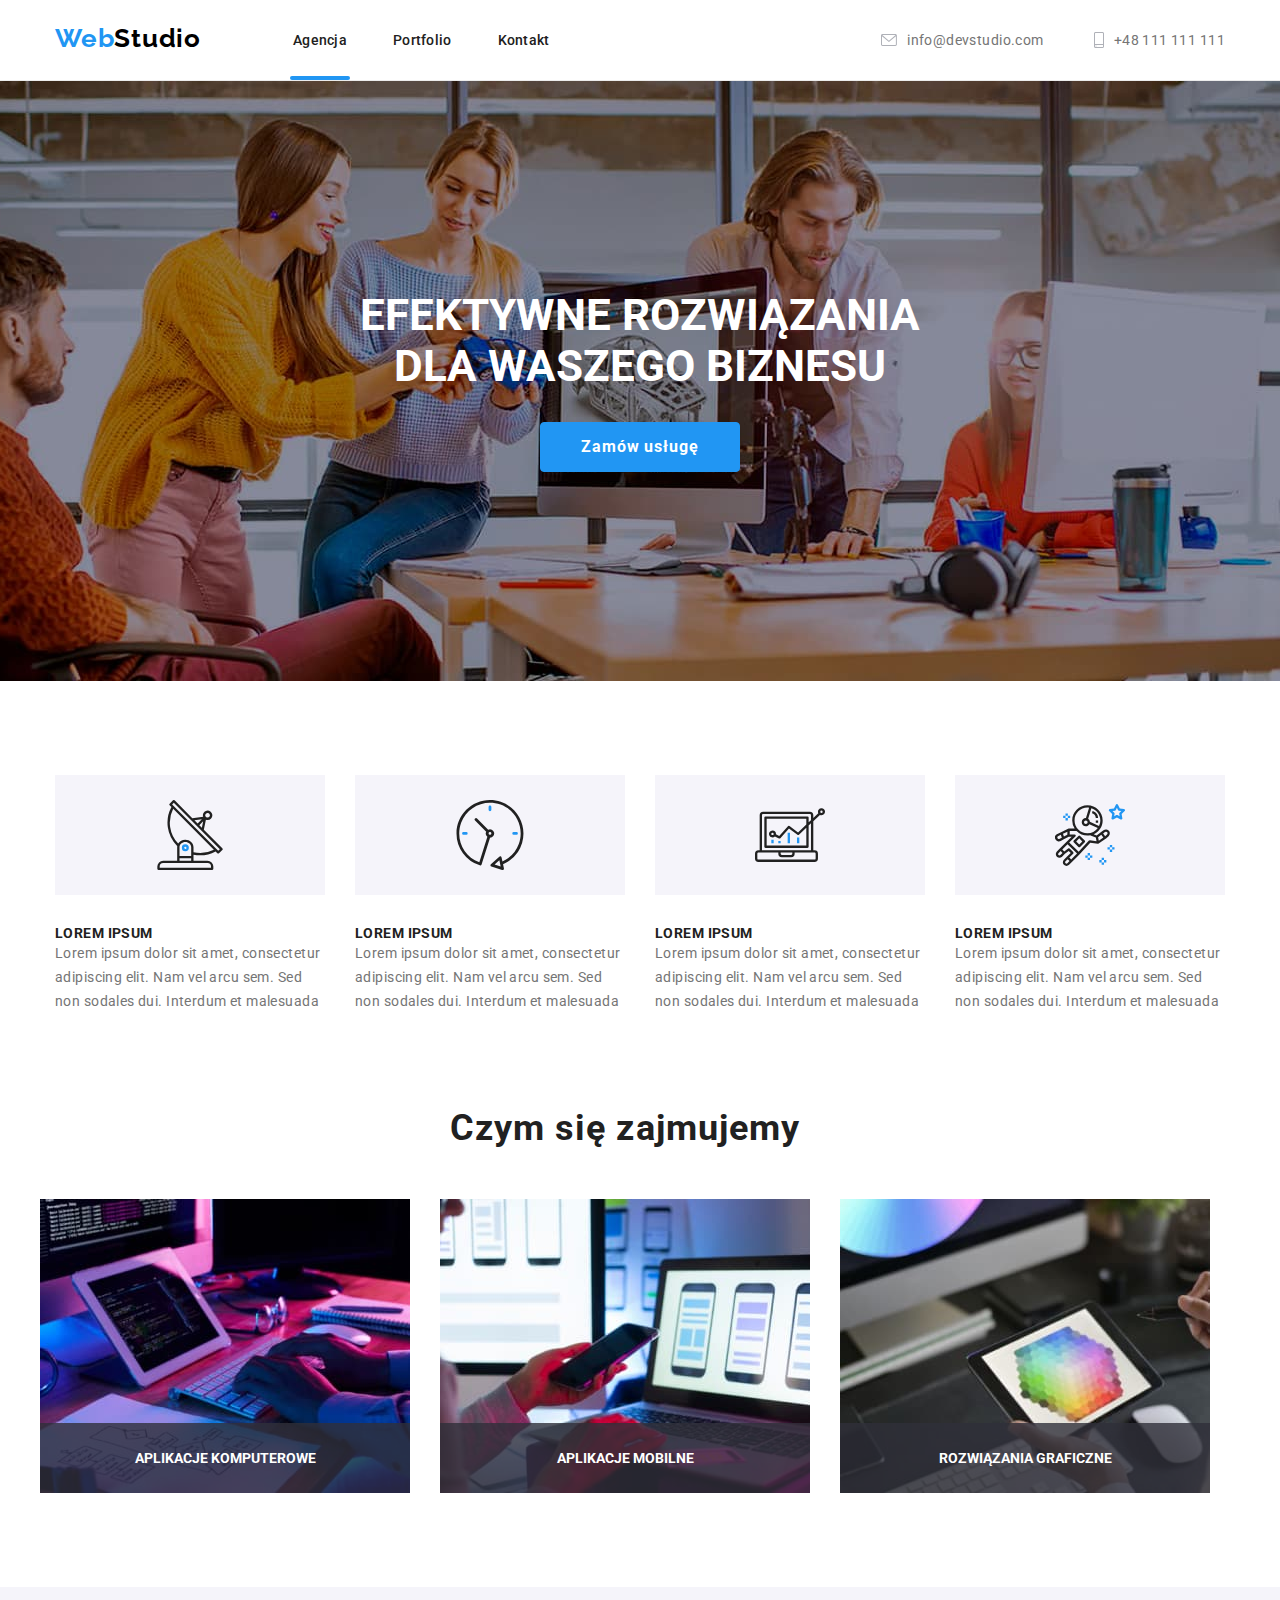
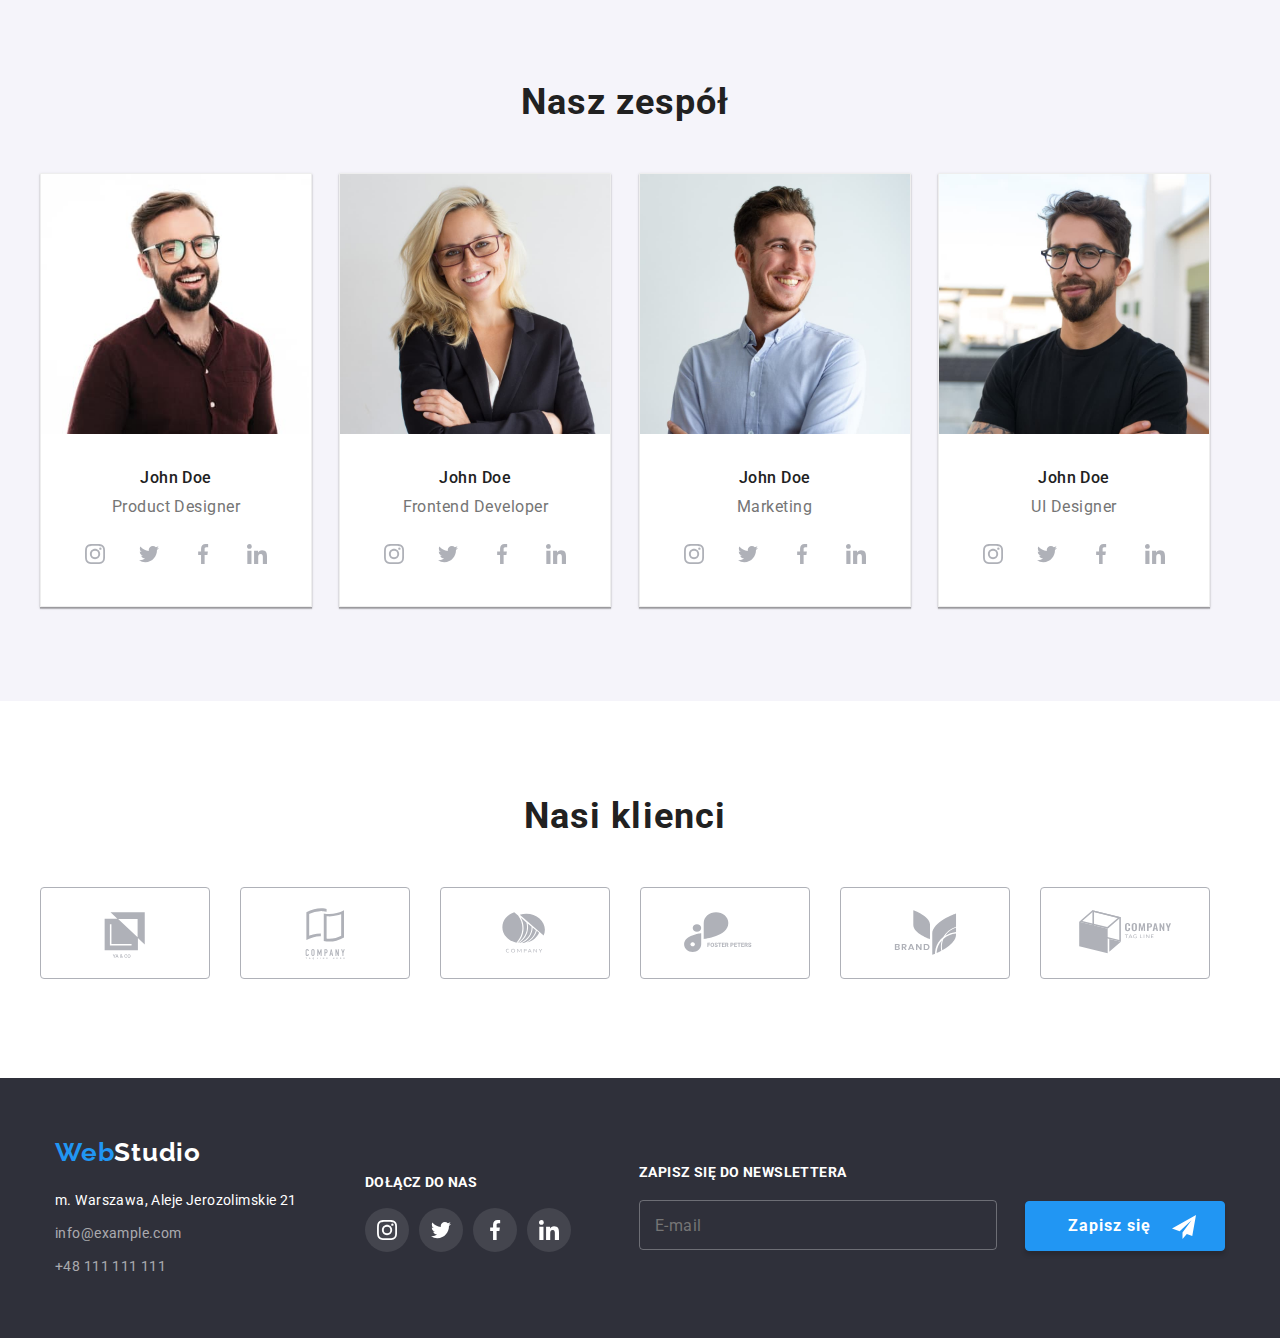
<file: index.html>
<!DOCTYPE html>
<html lang="pl">

<head>
    <meta charset="UTF-8">
    <meta http-equiv="X-UA-Compatible" content="IE=edge">
    <meta name="viewport" content="width=device-width, initial-scale=1.0">
    <link rel="preconnect" href="https://fonts.googleapis.com">
    <link rel="preconnect" href="https://fonts.gstatic.com" crossorigin>
    <link
        href="https://fonts.googleapis.com/css2?family=Raleway:wght@700&family=Roboto:wght@400;500;700;900&display=swap"
        rel="stylesheet">
    <link rel="stylesheet" href="./css/styles.css">
    <title>WebStudio</title>
</head>

<body>
    <header>
        <div class="header-border ">
            <div class="container header-nav">
                <nav class="nav-wrap">
                    <a class="logo-up no-underline" href="./index.html">
                        <span class="logo-front">Web</span>Studio
                    </a>
                    <ul class="menu-wrap">
                        <li><a class="menu-space nav-color active-color-page no-underline"
                                href="./index.html">Agencja</a>
                            <div class="effect"></div>
                        </li>
                        <li><a class="menu-space nav-color active-color no-underline"
                                href="./portfolio.html">Portfolio</a></li>
                        <li><a class="nav-color active-color no-underline" href="#">Kontakt</a></li>
                    </ul>
                </nav>
                <ul class="menu-wrap">
                    <li class="flex-icon">
                        <svg width="16" height="12">
                            <use href="./images/icons.svg#icon-envelope"></use>
                        </svg>
                        <a class="mail-space active-color no-underline header-mail-tel"
                            href="mailto:info@example.com">info@devstudio.com</a>
                    </li>
                    <li class="flex-icon">
                        <svg width="10" height="16">
                            <use href="./images/icons.svg#icon-smartphone"></use>
                        </svg>
                        <a class="active-color no-underline header-mail-tel" href="tel:+48111111111">+48 111 111 111</a>
                    </li>
                </ul>
            </div>
        </div>
        <div class="header-title">
            <div class="container">
                <h1 class="style-title">efektywne rozwiązania
                    <span>dla waszego biznesu</span>
                </h1>
                <div class="btn-flex" data-modal-open><button class="btn-style" type="button">Zamów usługę</button>
                </div>
            </div>
        </div>
    </header>
    <main>
        <section class="section-light">
            <ul class=" section-flex container extra-paddig-top">
                <li class="section-space">
                    <div class="bg-icon">
                        <svg width="70" height="70">
                            <use href="./images/icons.svg#icon-antenna-1"></use>
                        </svg>
                    </div>
                    <h2 class="header-second">LOREM IPSUM</h2>
                    <p class="section-p">Lorem ipsum dolor sit amet, consectetur adipiscing elit. Nam vel arcu sem.
                        Sed
                        non sodales dui.
                        Interdum et malesuada</p>

                </li>
                <li class="section-space">
                    <div class="bg-icon">
                        <svg width="70" height="70">
                            <use href="./images/icons.svg#icon-clock-1"></use>
                        </svg>
                    </div>
                    <h2 class="header-second">LOREM IPSUM</h2>
                    <p class="section-p">Lorem ipsum dolor sit amet, consectetur adipiscing elit. Nam vel arcu sem.
                        Sed
                        non sodales dui.
                        Interdum et malesuada</p>
                </li>
                <li class="section-space">
                    <div class="bg-icon">
                        <svg width="70" height="70">
                            <use href="./images/icons.svg#icon-diagram-1"></use>
                        </svg>
                    </div>
                    <h2 class="header-second">LOREM IPSUM</h2>
                    <p class="section-p">Lorem ipsum dolor sit amet, consectetur adipiscing elit. Nam vel arcu sem.
                        Sed
                        non sodales dui.
                        Interdum et malesuada</p>
                </li>
                <li>
                    <div class="bg-icon">
                        <svg width="70" height="70">
                            <use href="./images/icons.svg#icon-astronaut-1"></use>
                        </svg>
                    </div>
                    <h2 class="header-second">LOREM IPSUM</h2>
                    <p class="section-p">Lorem ipsum dolor sit amet, consectetur adipiscing elit. Nam vel arcu sem.
                        Sed non sodales dui.
                        Interdum et malesuada</p>
                </li>
            </ul>
        </section>
        <section class="section-light">
            <div class="section">
                <div class="container">
                    <h2 class="header-second-big">Czym się zajmujemy</h2>
                    <ul class="section-flex">
                        <li>
                            <div class="div-rel">
                                <img src="./images/box1_v1.jpg"
                                    alt="Osoba stukająca w klawiaturę. Przed nią znajduje się tablet.7\" width="370"
                                    height="294">
                                <div class="div-absolut">
                                    <p class="p-absolut">aplikacje komputerowe</p>
                                </div>
                            </div>
                        </li>
                        <li>
                            <div class="div-rel">
                                <img src="./images/box2_v1.jpg"
                                    alt="Pani trzymająca telefon w lewej ręce, a prawą dłonią dotycha touchpada laptopa zlokalizowanego przed nią"
                                    width="370" height="294">
                                <div class="div-absolut">
                                    <p class="p-absolut">aplikacje mobilne</p>
                                </div>
                            </div>

                        </li>
                        <li>
                            <div class="div-rel">

                                <img src="./images/box3_v1.jpg"
                                    alt="Dłonie człowieka trzymającego tablet, na którym wyświetla się pleta kolorów"
                                    width="370" height="294">
                                <div class="div-absolut">
                                    <p class="p-absolut">rozwiązania graficzne</p>
                                </div>
                            </div>
                        </li>
                    </ul>
                </div>
            </div>
        </section>
        <section class=" section-dark">
            <div class="section">
                <div class="container">
                    <h2 class="header-second-big">Nasz zespół</h2>
                    <ul class="section-flex">
                        <li class="section-figure">
                            <figure>
                                <img src="./images/person1_v1.jpg"
                                    alt="Uśmiechnięty brunet w okularach i brązowej koszuli" width="270" height="260">
                                <figcaption>
                                    <p class="main-description">John Doe</p>
                                    <p class="second-description">Product Designer</p>
                                </figcaption>
                            </figure>
                            <ul class="list-icon">
                                <li class="ellipse-section">
                                    <svg class="icon-position" width="20" height="20">
                                        <use href="./images/icons.svg#icon-instagram-2"></use>
                                    </svg>
                                </li>
                                <li class="ellipse-section">
                                    <svg class="icon-position" width="20" height="20">
                                        <use href="./images/icons.svg#icon-twitter-1"></use>
                                    </svg>
                                </li>
                                <li class="ellipse-section">
                                    <svg class="icon-position" width="20" height="20">
                                        <use href="./images/icons.svg#icon-facebook-1"></use>
                                    </svg>
                                </li>
                                <li class="ellipse-section">
                                    <svg class="icon-position" width="20" height="20">
                                        <use href="./images/icons.svg#icon-linkedin-1"></use>
                                    </svg>
                                </li>
                            </ul>
                        </li>
                        <li class="section-figure">
                            <figure>
                                <img src="./images/person2_v1.jpg"
                                    alt="Uśmiechnięta blondynka w okularach w czarnej marynarce" width="270"
                                    height="260">
                                <figcaption>
                                    <p class="main-description">John Doe</p>
                                    <p class="second-description">Frontend Developer</p>
                                </figcaption>
                            </figure>
                            <ul class="list-icon">
                                <li class="ellipse-section">
                                    <svg class="icon-position" width="20" height="20">
                                        <use href="./images/icons.svg#icon-instagram-2"></use>
                                    </svg>
                                </li>
                                <li class="ellipse-section">
                                    <svg class="icon-position" width="20" height="20">
                                        <use href="./images/icons.svg#icon-twitter-1"></use>
                                    </svg>
                                </li>
                                <li class="ellipse-section">
                                    <svg class="icon-position" width="20" height="20">
                                        <use href="./images/icons.svg#icon-facebook-1"></use>
                                    </svg>
                                </li>
                                <li class="ellipse-section">
                                    <svg class="icon-position" width="20" height="20">
                                        <use href="./images/icons.svg#icon-linkedin-1"></use>
                                    </svg>
                                </li>
                            </ul>
                        </li>
                        <li class="section-figure">
                            <figure>
                                <img src="./images/person3_v1.jpg" alt="Uśmiehnięty brunet patrzyący w prawą stronę"
                                    width="270" height="260">
                                <figcaption>
                                    <p class="main-description">John Doe</p>
                                    <p class="second-description">Marketing</p>
                                </figcaption>
                            </figure>
                            <ul class="list-icon">
                                <li class="ellipse-section">
                                    <svg class="icon-position" width="20" height="20">
                                        <use href="./images/icons.svg#icon-instagram-2"></use>
                                    </svg>
                                </li>
                                <li class="ellipse-section">
                                    <svg class="icon-position" width="20" height="20">
                                        <use href="./images/icons.svg#icon-twitter-1"></use>
                                    </svg>
                                </li>
                                <li class="ellipse-section">
                                    <svg class="icon-position" width="20" height="20">
                                        <use href="./images/icons.svg#icon-facebook-1"></use>
                                    </svg>
                                </li>
                                <li class="ellipse-section">
                                    <svg class="icon-position" width="20" height="20">
                                        <use href="./images/icons.svg#icon-linkedin-1"></use>
                                    </svg>
                                </li>
                            </ul>
                        </li>
                        <li class="section-figure">
                            <figure>
                                <img src="./images/person4_v1.jpg" alt="Brunet w okluarach w czarnej koszulce"
                                    width="270" height="260">
                                <figcaption>
                                    <p class="main-description">John Doe</p>
                                    <p class="second-description">UI Designer</p>
                                </figcaption>
                            </figure>
                            <ul class="list-icon">
                                <li class="ellipse-section">
                                    <svg class="icon-position" width="20" height="20">
                                        <use href="./images/icons.svg#icon-instagram-2"></use>
                                    </svg>
                                </li>
                                <li class="ellipse-section">
                                    <svg class="icon-position" width="20" height="20">
                                        <use href="./images/icons.svg#icon-twitter-1"></use>
                                    </svg>
                                </li>
                                <li class="ellipse-section">
                                    <svg class="icon-position" width="20" height="20">
                                        <use href="./images/icons.svg#icon-facebook-1"></use>
                                    </svg>
                                </li>
                                <li class="ellipse-section">
                                    <svg class="icon-position" width="20" height="20">
                                        <use href="./images/icons.svg#icon-linkedin-1"></use>
                                    </svg>
                                </li>
                            </ul>
                        </li>
                    </ul>
                </div>
            </div>
        </section>
        <section class="section-light">
            <div class="section">
                <div class="container">
                    <h2 class="header-second-big">Nasi klienci</h2>
                    <ul class="section-flex">
                        <li>
                            <svg class="client-icons" width="170" height="92">
                                <use href="./images/icons.svg#icon-Client-1"></use>
                            </svg>
                        </li>
                        <li>
                            <svg class="client-icons" width="170" height="92">
                                <use href="./images/icons.svg#icon-Client-2"></use>
                            </svg>
                        </li>
                        <li>
                            <svg class="client-icons" width="170" height="92">
                                <use href="./images/icons.svg#icon-Client-3"></use>
                            </svg>
                        </li>
                        <li>
                            <svg class="client-icons" width="170" height="92">
                                <use href="./images/icons.svg#icon-Client-4"></use>
                            </svg>
                        </li>
                        <li>
                            <svg class="client-icons" width="170" height="92">
                                <use href="./images/icons.svg#icon-Client-5"></use>
                            </svg>
                        </li>
                        <li>
                            <svg class="client-icons" width="170" height="92">
                                <use href="./images/icons.svg#icon-Client-6"></use>
                            </svg>
                        </li>
                    </ul>
                </div>
            </div>
        </section>
    </main>
    <footer class="footer-style">
        <div class="container flex-footer">
            <div>
                <div class="logo-space">
                    <a class="logo-down logo-studio no-underline" href="./index.html">
                        <span class="logo-front">Web</span>Studio
                    </a>
                </div>
                <address class="footer-address">
                    <ul class="footer-ul">
                        <li class="adress-space">m. Warszawa, Aleje Jerozolimskie 21</li>
                        <li class="adress-space">
                            <a class="active-color no-underline footer-mail-tel"
                                href="mailto:info@example.com">info@example.com</a>
                        </li>
                        <li>
                            <a class="active-color no-underline footer-mail-tel" href="tel:+48111111111">+48 111 111
                                111</a>
                        </li>
                    </ul>
                </address>
            </div>
            <div class="join-us">
                <h3 class="fotter-h3">dołącz do nas</h3>
                <ul class="list-icon-footer ">
                    <li class="ellipse-footer icon-sopace">
                        <svg class="icon-position" width="20" height="20">
                            <use href="./images/icons.svg#icon-instagram-2"></use>
                        </svg>
                    </li>
                    <li class="ellipse-footer icon-sopace">
                        <svg class="icon-position" width="20" height="20">
                            <use href="./images/icons.svg#icon-twitter-1"></use>
                        </svg>
                    </li>
                    <li class="ellipse-footer icon-sopace">
                        <svg class="icon-position" width="20" height="20">
                            <use href="./images/icons.svg#icon-facebook-1"></use>
                        </svg>
                    </li>
                    <li class="ellipse-footer">
                        <svg class="icon-position" width="20" height="20">
                            <use href="./images/icons.svg#icon-linkedin-1"></use>
                        </svg>
                    </li>
                </ul>
            </div>
            <form>
                <div class="form-newsletter">
                    <label class="label-newsletter" for="newsletter">zapisz się do newslettera</label>
                    <input class="input-newsletter" type="email" name="email" id="newsletter" placeholder="E-mail">
                    <button class="btn-style btn-newsletter" type="submit">
                        Zapisz się
                        <svg class="icon-newsletter" width="24" height="24">
                            <use href="./images/icons.svg#icon-icon-send"></use>
                        </svg>
                    </button>
                </div>
            </form>
        </div>
    </footer>

    <div class="backdrop is-hidden" data-modal>
        <div class="modal">
            <button type="button" class="close-btn" data-modal-close></button>
            <form autocomplete="on" novalidate>
                <fieldset class="fieldset-modal">
                    <legend class="fieldset-legend">Zostaw swoje dane w formularzu poniżej</legend>
                    <div class="modal-wrap">
                        <label class="label-modal" for="name">Imię</label>
                        <fieldset class="fieldset-modal-input">
                            <input class="input-modal" type="text" name="firstname" id="name" required pattern="[a-z]">
                            <svg class="icon-modal" width="18" height="18">
                                <use href="./images/icons.svg#icon-person-black"></use>
                            </svg>
                        </fieldset>
                    </div>
                    <div class="modal-wrap">
                        <label class="label-modal" for="phone-number">Telefon</label>
                        <fieldset class="fieldset-modal-input">
                            <input class="input-modal" type="tel" name="phone-number" id="phone-number" required
                                pattern="[0-9]{9}">
                            <svg class="icon-modal" width="18" height="18">
                                <use href="./images/icons.svg#icon-phone-black"></use>
                            </svg>
                        </fieldset>
                    </div>
                    <div class="modal-wrap">
                        <label class="label-modal" for="e-mail">Email</label>
                        <fieldset class="fieldset-modal-input">
                            <input class="input-modal" type="email" name="e-mail" id="e-mail" required
                                pattern="[a-z0-9._%+-]+@[a-z0-9.-]+\.[a-z]{2,}$">
                            <svg class="icon-modal" width="18" height="18">
                                <use href="./images/icons.svg#icon-email-black"></use>
                            </svg>
                        </fieldset>
                    </div>

                    <label class="label-modal" for="feedback">Komentarz</label>
                    <textarea class="textarea-modal" name="feedback" id="feedback" placeholder="Wprowadź tekst"
                        required></textarea>

                    <div>
                        <input id="check-box" type="checkbox" class="checkbox-create" name="checkbox">
                        <label for="check-box" class="checkbox-create-label">Oświadczam iż akceptuję &nbsp;
                            <a class="checkbox-link" href="#">Regulamin</a> &nbsp; i &nbsp;
                            <a class="checkbox-link" href="#"> Politykę Prywatności.</a></label>
                    </div>

                    <button class="btn-style btn-send" type="submit">Wyślij</button>
                </fieldset>
            </form>
        </div>
    </div>
    <script src="./js/modal.js"></script>
</body>

</html>
</file>
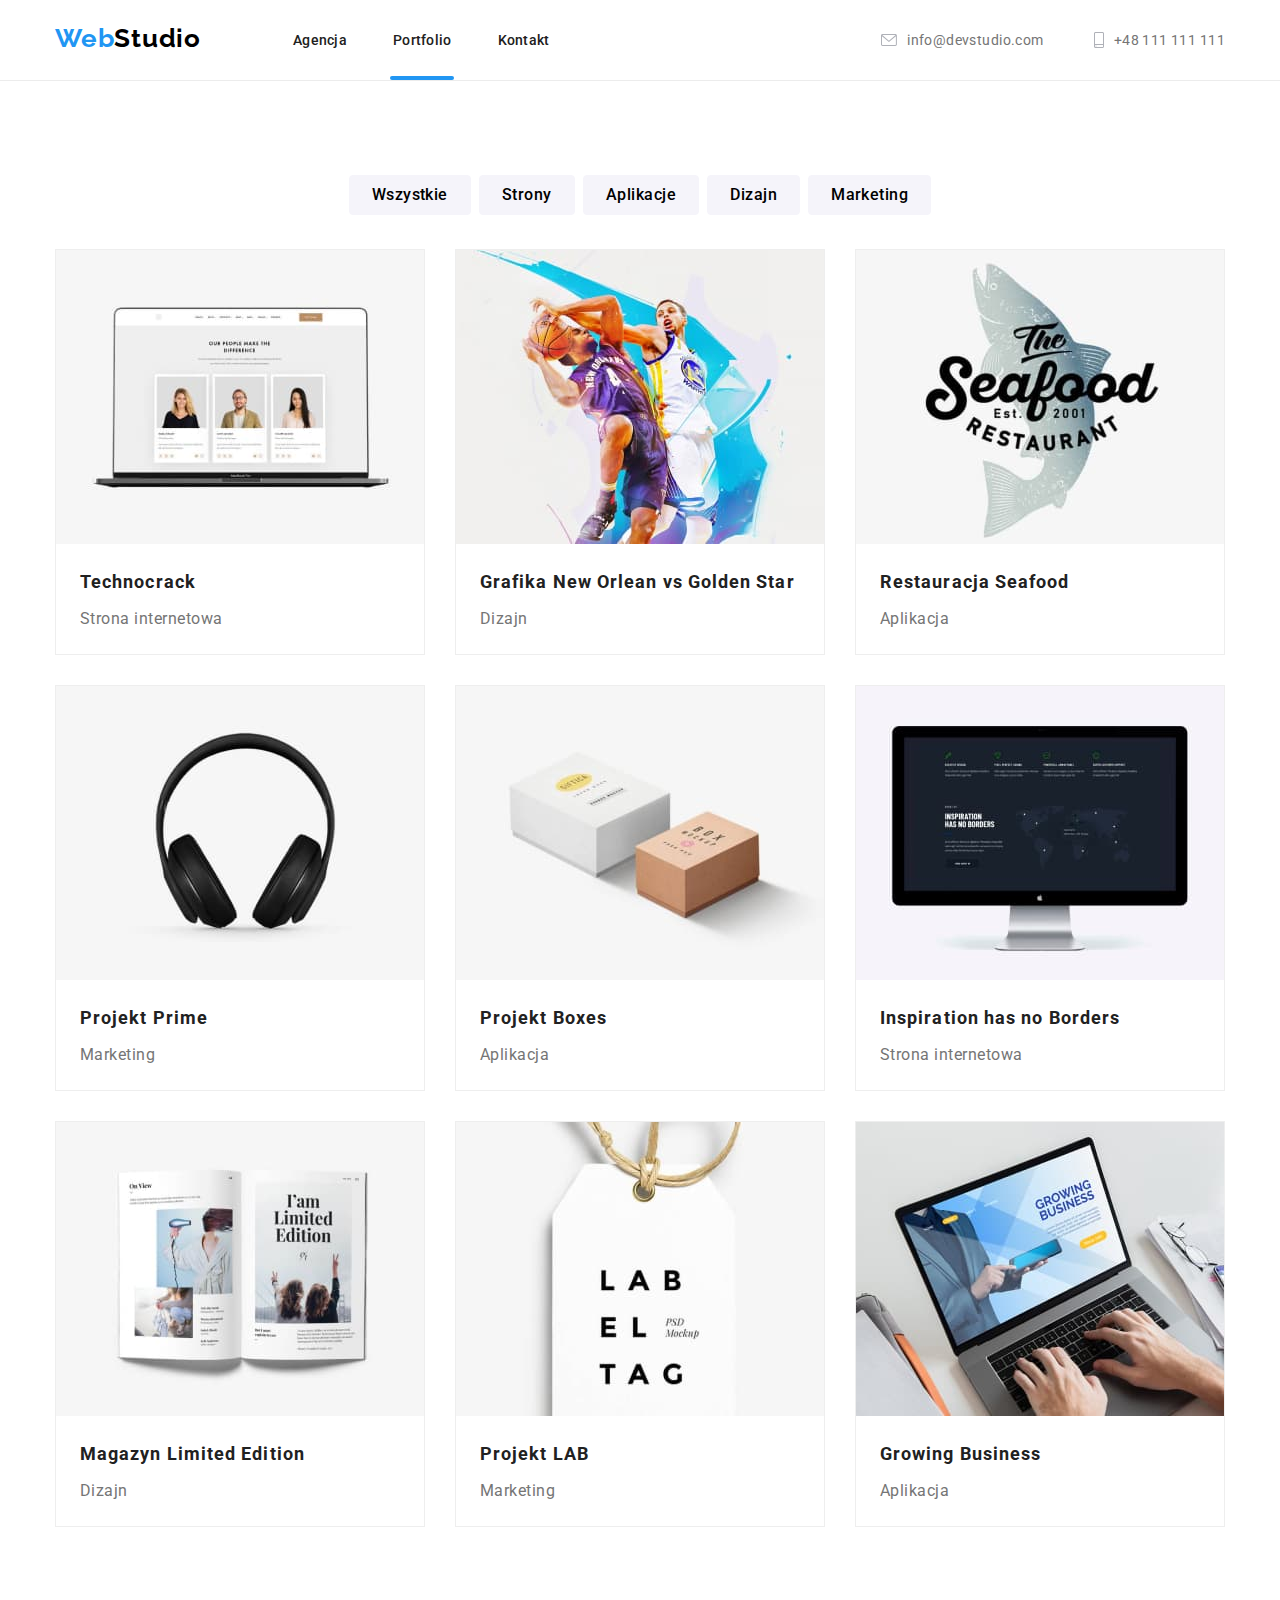
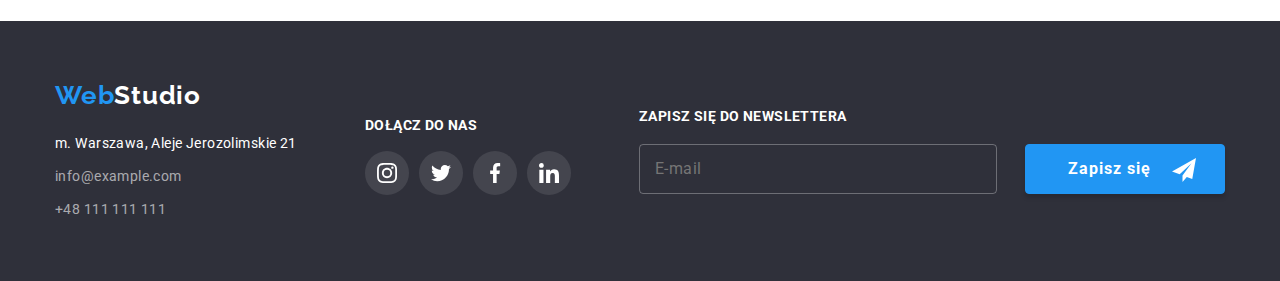
<file: portfolio.html>
<!DOCTYPE html>
<html lang="pl">

<head>
    <meta charset="UTF-8">
    <meta http-equiv="X-UA-Compatible" content="IE=edge">
    <meta name="viewport" content="width=device-width, initial-scale=1.0">
    <link
        href="https://fonts.googleapis.com/css2?family=Raleway:wght@700&family=Roboto:wght@400;500;700;900&display=swap"
        rel="stylesheet">
    <link rel="stylesheet" href="./css/styles.css">
    <title>WebStudio-Portfoio</title>
</head>

<body>
    <header>
        <div class="header-border ">
            <div class="container header-nav">
                <nav class="nav-wrap">
                    <a class="logo-up no-underline" href="./index.html">
                        <span class="logo-front">Web</span>Studio
                    </a>
                    <ul class="menu-wrap">
                        <li><a class="menu-space nav-color active-color no-underline" href="./index.html">Agencja</a>
                        </li>
                        <li><a class="menu-space nav-color active-color-page no-underline"
                                href="./portfolio.html">Portfolio</a>
                        </li>
                        <li><a class="nav-color active-color no-underline" href="#">Kontakt</a></li>
                    </ul>
                </nav>
                <ul class="menu-wrap">
                    <li class="flex-icon">
                        <svg width="16" height="12">
                            <use href="./images/icons.svg#icon-envelope"></use>
                        </svg>
                        <a class="mail-space active-color no-underline header-mail-tel"
                            href="mailto:info@example.com">info@devstudio.com</a>
                    </li>
                    <li class="flex-icon">
                        <svg width="10" height="16">
                            <use href="./images/icons.svg#icon-smartphone"></use>
                        </svg>
                        <a class="active-color no-underline header-mail-tel" href="tel:+48111111111">+48 111 111 111</a>
                    </li>
                </ul>
            </div>
        </div>
    </header>
    <main>
        <div class="container">
            <ul class="ul-btn">
                <li><button class="btn-portfolio btn-space" type="button">Wszystkie</button></li>
                <li><button class="btn-portfolio btn-space" type="button">Strony</button></li>
                <li><button class="btn-portfolio btn-space" type="button">Aplikacje</button></li>
                <li><button class="btn-portfolio btn-space" type="button">Dizajn</button></li>
                <li><button class="btn-portfolio" type="button">Marketing</button></li>
            </ul>

            <ul class="card-set">
                <li>
                    <div class="card-set-width section-figure-card ">
                        <div class="overlay">
                            <div class="div-absolut-portfolio">
                                <div class="div-for-p">
                                    <p class="p-absolut-portfolio">Technocrack jest popularną platformą wykorzystywaną
                                        do
                                        rozpowszechniania koronawirusa.
                                        Firmy wykorzystują tę
                                        platformę
                                        do celów szpiegowskich i ataków na niezabezpieczone serwery konkurencji</p>
                                </div>
                            </div>
                            <img src="./images/technocrack_v1.jpg"
                                alt="Wizualizacja strony internetowej. Zdjęcia trzech osób z opisami." width="370"
                                height="294">
                        </div>
                        <div>
                            <p class="main-description-portfolio">Technocrack</p>
                            <p class="second-description-portfolio">Strona internetowa</p>
                        </div>
                    </div>
                </li>
                <li>
                    <div class="section-figure-card card-set-width">
                        <div class="overlay">
                            <div class="div-absolut-portfolio">
                                <div class="div-for-p">
                                    <p class="p-absolut-portfolio">Technocrack jest popularną platformą wykorzystywaną
                                        do
                                        rozpowszechniania koronawirusa.
                                        Firmy wykorzystują tę
                                        platformę
                                        do celów szpiegowskich i ataków na niezabezpieczone serwery konkurencji</p>
                                </div>
                            </div>
                            <img src="./images/golden_star_v1.jpg" alt="Dwóch koszykarzy walczy o piłkę." width="370"
                                height="294">
                        </div>
                        <div>
                            <p class="main-description-portfolio">Grafika New Orlean vs Golden Star</p>
                            <p class="second-description-portfolio">Dizajn</p>
                        </div>
                    </div>
                </li>
                <li>
                    <div class="section-figure-card card-set-width">
                        <div class="overlay">
                            <div class="div-absolut-portfolio">
                                <div class="div-for-p">
                                    <p class="p-absolut-portfolio">Technocrack jest popularną platformą wykorzystywaną
                                        do
                                        rozpowszechniania koronawirusa.
                                        Firmy wykorzystują tę
                                        platformę
                                        do celów szpiegowskich i ataków na niezabezpieczone serwery konkurencji</p>
                                </div>
                            </div>
                            <img src="./images/seefood_v1.jpg" alt="Nazwa restauruacji The Seafood z rybą w title"
                                width="370" height="294">
                        </div>
                        <div>
                            <p class="main-description-portfolio">Restauracja Seafood</p>
                            <p class="second-description-portfolio">Aplikacja</p>
                        </div>
                    </div>
                </li>
                <li>
                    <div class="section-figure-card card-set-width">
                        <div class="overlay">
                            <div class="div-absolut-portfolio">
                                <div class="div-for-p">
                                    <p class="p-absolut-portfolio">Technocrack jest popularną platformą wykorzystywaną
                                        do
                                        rozpowszechniania koronawirusa.
                                        Firmy wykorzystują tę
                                        platformę
                                        do celów szpiegowskich i ataków na niezabezpieczone serwery konkurencji</p>
                                </div>
                            </div>
                            <img src="./images/projekt_prime_v1.jpg" alt="Czarne słuchawki nauszne" width="370"
                                height="294">
                        </div>
                        <div>
                            <p class="main-description-portfolio">Projekt Prime</p>
                            <p class="second-description-portfolio">Marketing</p>
                        </div>
                    </div>
                </li>
                <li>
                    <div class="section-figure-card card-set-width">
                        <div class="overlay">
                            <div class="div-absolut-portfolio">
                                <div class="div-for-p">
                                    <p class="p-absolut-portfolio">Technocrack jest popularną platformą wykorzystywaną
                                        do
                                        rozpowszechniania koronawirusa.
                                        Firmy wykorzystują tę
                                        platformę
                                        do celów szpiegowskich i ataków na niezabezpieczone serwery konkurencji</p>
                                </div>
                            </div>
                            <img src="./images/projekt_boxes_v1.jpg"
                                alt="Dwa pudłka. Jedno większe pudeło koloru białego a drugie mniejsze koloru brązowego"
                                width="370" height="294">
                        </div>
                        <div>
                            <p class="main-description-portfolio">Projekt Boxes</p>
                            <p class="second-description-portfolio">Aplikacja</p>
                        </div>
                    </div>
                </li>
                <li>
                    <div class="section-figure-card card-set-width">
                        <div class="overlay">
                            <div class="div-absolut-portfolio">
                                <div class="div-for-p">
                                    <p class="p-absolut-portfolio">Technocrack jest popularną platformą wykorzystywaną
                                        do
                                        rozpowszechniania koronawirusa.
                                        Firmy wykorzystują tę
                                        platformę
                                        do celów szpiegowskich i ataków na niezabezpieczone serwery konkurencji</p>
                                </div>
                            </div>
                            <img src="./images/no_borders_v1.jpg"
                                alt="Czarny ekran monitora z białymi drobnymi napisami" width="370" height="294">
                        </div>
                        <div>
                            <p class="main-description-portfolio">Inspiration has no Borders</p>
                            <p class="second-description-portfolio">Strona internetowa</p>
                        </div>
                    </div>
                </li>
                <li>
                    <div class="section-figure-card card-set-width">
                        <div class="overlay">
                            <div class="div-absolut-portfolio">
                                <div class="div-for-p">
                                    <p class="p-absolut-portfolio">Technocrack jest popularną platformą wykorzystywaną
                                        do
                                        rozpowszechniania koronawirusa.
                                        Firmy wykorzystują tę
                                        platformę
                                        do celów szpiegowskich i ataków na niezabezpieczone serwery konkurencji</p>
                                </div>
                            </div>
                            <img src="./images/magazyn_v1.jpg"
                                alt="Otwarty magazyn z dużymi zdjęciami i krótkimi opisami" width="370" height="294">
                        </div>
                        <div>
                            <p class="main-description-portfolio">Magazyn Limited Edition</p>
                            <p class="second-description-portfolio">Dizajn</p>
                        </div>
                    </div>
                </li>
                <li>
                    <div class="section-figure-card card-set-width">
                        <div class="overlay">
                            <div class="div-absolut-portfolio">
                                <div class="div-for-p">
                                    <p class="p-absolut-portfolio">Technocrack jest popularną platformą wykorzystywaną
                                        do
                                        rozpowszechniania koronawirusa.
                                        Firmy wykorzystują tę
                                        platformę
                                        do celów szpiegowskich i ataków na niezabezpieczone serwery konkurencji</p>
                                </div>
                            </div>
                            <img src="./images/projekt_lab_v1.jpg" alt="Metka z napisem Lab el tag" width="370"
                                height="294">
                        </div>
                        <div>
                            <p class="main-description-portfolio">Projekt LAB</p>
                            <p class="second-description-portfolio">Marketing</p>
                        </div>
                    </div>
                </li>
                <li>
                    <div class="section-figure-card card-set-width">
                        <div class="overlay">
                            <div class="div-absolut-portfolio">
                                <div class="div-for-p">
                                    <p class="p-absolut-portfolio">Technocrack jest popularną platformą wykorzystywaną
                                        do
                                        rozpowszechniania koronawirusa.
                                        Firmy wykorzystują tę
                                        platformę
                                        do celów szpiegowskich i ataków na niezabezpieczone serwery konkurencji</p>
                                </div>
                            </div>
                            <img src="./images/growing_v1.jpg" alt="Dłonie osoby stukające w klawiaturę laptopa."
                                width="370" height="294">
                        </div>
                        <div>
                            <p class="main-description-portfolio">Growing Business</p>
                            <p class="second-description-portfolio">Aplikacja</p>
                        </div>
                    </div>
                </li>
            </ul>
        </div>
    </main>
    <footer class="footer-style">
        <div class="container flex-footer">
            <div>
                <div class="logo-space">
                    <a class="logo-down logo-studio no-underline" href="./index.html">
                        <span class="logo-front">Web</span>Studio
                    </a>
                </div>
                <address class="footer-address">
                    <ul class="footer-ul">
                        <li class="adress-space">m. Warszawa, Aleje Jerozolimskie 21</li>
                        <li class="adress-space">
                            <a class="active-color no-underline footer-mail-tel"
                                href="mailto:info@example.com">info@example.com</a>
                        </li>
                        <li>
                            <a class="active-color no-underline footer-mail-tel" href="tel:+48111111111">+48 111 111
                                111</a>
                        </li>
                    </ul>
                </address>
            </div>
            <div class="join-us">
                <h3 class="fotter-h3">dołącz do nas</h3>
                <ul class="list-icon-footer ">
                    <li class="ellipse-footer icon-sopace">
                        <svg class="icon-position" width="20" height="20">
                            <use href="./images/icons.svg#icon-instagram-2"></use>
                        </svg>
                    </li>
                    <li class="ellipse-footer icon-sopace">
                        <svg class="icon-position" width="20" height="20">
                            <use href="./images/icons.svg#icon-twitter-1"></use>
                        </svg>
                    </li>
                    <li class="ellipse-footer icon-sopace">
                        <svg class="icon-position" width="20" height="20">
                            <use href="./images/icons.svg#icon-facebook-1"></use>
                        </svg>
                    </li>
                    <li class="ellipse-footer">
                        <svg class="icon-position" width="20" height="20">
                            <use href="./images/icons.svg#icon-linkedin-1"></use>
                        </svg>
                    </li>
                </ul>
            </div>
            <form>
                <div class="form-newsletter">
                    <label class="label-newsletter" for="newsletter">zapisz się do newslettera</label>
                    <input class="input-newsletter" type="email" name="email" id="newsletter" placeholder="E-mail">
                    <button class="btn-style btn-newsletter" type="submit">
                        Zapisz się
                        <svg class="icon-newsletter" width="24" height="24">
                            <use href="./images/icons.svg#icon-icon-send"></use>
                        </svg>
                    </button>
                </div>
            </form>
        </div>
    </footer>
</body>

</html>
</file>
<file: css/styles.css>
/*! modern-normalize v1.1.0 | MIT License | https://github.com/sindresorhus/modern-normalize */

/*
Document
========
*/

/**
Use a better box model (opinionated).
*/

*,
::before,
::after {
	box-sizing: border-box;
}

/**
1. Correct the line height in all browsers.
2. Prevent adjustments of font size after orientation changes in iOS.
3. Use a more readable tab size (opinionated).
*/

html {
	line-height: 1.15; /* 1 */
	-webkit-text-size-adjust: 100%; /* 2 */
	-moz-tab-size: 4; /* 3 */
	tab-size: 4; /* 3 */
}

/*
Sections
========
*/

/**
1. Remove the margin in all browsers.
2. Improve consistency of default fonts in all browsers. (https://github.com/sindresorhus/modern-normalize/issues/3)
*/

body {
	margin: 0; /* 1 */
	font-family: system-ui, -apple-system, /* Firefox supports this but not yet `system-ui` */ 'Segoe UI', Roboto,
		Helvetica, Arial, sans-serif, 'Apple Color Emoji', 'Segoe UI Emoji'; /* 2 */
}

/*
Grouping content
================
*/

/**
1. Add the correct height in Firefox.
2. Correct the inheritance of border color in Firefox. (https://bugzilla.mozilla.org/show_bug.cgi?id=190655)
*/

hr {
	height: 0; /* 1 */
	color: inherit; /* 2 */
}

/*
Text-level semantics
====================
*/

/**
Add the correct text decoration in Chrome, Edge, and Safari.
*/

abbr[title] {
	text-decoration: underline dotted;
}

/**
Add the correct font weight in Edge and Safari.
*/

b,
strong {
	font-weight: bolder;
}

/**
1. Improve consistency of default fonts in all browsers. (https://github.com/sindresorhus/modern-normalize/issues/3)
2. Correct the odd 'em' font sizing in all browsers.
*/

code,
kbd,
samp,
pre {
	font-family: ui-monospace, SFMono-Regular, Consolas, 'Liberation Mono', Menlo, monospace; /* 1 */
	font-size: 1em; /* 2 */
}

/**
Add the correct font size in all browsers.
*/

small {
	font-size: 80%;
}

/**
Prevent 'sub' and 'sup' elements from affecting the line height in all browsers.
*/

sub,
sup {
	font-size: 75%;
	line-height: 0;
	position: relative;
	vertical-align: baseline;
}

sub {
	bottom: -0.25em;
}

sup {
	top: -0.5em;
}

/*
Tabular data
============
*/

/**
1. Remove text indentation from table contents in Chrome and Safari. (https://bugs.chromium.org/p/chromium/issues/detail?id=999088, https://bugs.webkit.org/show_bug.cgi?id=201297)
2. Correct table border color inheritance in Chrome and Safari. (https://bugs.chromium.org/p/chromium/issues/detail?id=935729, https://bugs.webkit.org/show_bug.cgi?id=195016)
*/

table {
	text-indent: 0; /* 1 */
	border-color: inherit; /* 2 */
}

/*
Forms
=====
*/

/**
1. Change the font styles in all browsers.
2. Remove the margin in Firefox and Safari.
*/

button,
input,
optgroup,
select,
textarea {
	font-family: inherit; /* 1 */
	font-size: 100%; /* 1 */
	line-height: 1.15; /* 1 */
	margin: 0; /* 2 */
}

/**
Remove the inheritance of text transform in Edge and Firefox.
*/

button,
select {
	text-transform: none;
}

/**
Correct the inability to style clickable types in iOS and Safari.
*/

button,
[type='button'],
[type='reset'],
[type='submit'] {
	-webkit-appearance: button;
}

/**
Remove the inner border and padding in Firefox.
*/

::-moz-focus-inner {
	border-style: none;
	padding: 0;
}

/**
Restore the focus styles unset by the previous rule.
*/

:-moz-focusring {
	outline: 1px dotted ButtonText;
}

/**
Remove the additional ':invalid' styles in Firefox.
See: https://github.com/mozilla/gecko-dev/blob/2f9eacd9d3d995c937b4251a5557d95d494c9be1/layout/style/res/forms.css#L728-L737
*/

:-moz-ui-invalid {
	box-shadow: none;
}

/**
Remove the padding so developers are not caught out when they zero out 'fieldset' elements in all browsers.
*/

legend {
	padding: 0;
}

/**
Add the correct vertical alignment in Chrome and Firefox.
*/

progress {
	vertical-align: baseline;
}

/**
Correct the cursor style of increment and decrement buttons in Safari.
*/

::-webkit-inner-spin-button,
::-webkit-outer-spin-button {
	height: auto;
}

/**
1. Correct the odd appearance in Chrome and Safari.
2. Correct the outline style in Safari.
*/

[type='search'] {
	-webkit-appearance: textfield; /* 1 */
	outline-offset: -2px; /* 2 */
}

/**
Remove the inner padding in Chrome and Safari on macOS.
*/

::-webkit-search-decoration {
	-webkit-appearance: none;
}

/**
1. Correct the inability to style clickable types in iOS and Safari.
2. Change font properties to 'inherit' in Safari.
*/

::-webkit-file-upload-button {
	-webkit-appearance: button; /* 1 */
	font: inherit; /* 2 */
}

/*
Interactive
===========
*/

/*
Add the correct display in Chrome and Safari.
*/

summary {
	display: list-item;
}

/* moje sytlowanie */

:root {
	--main-black: rgba(33, 33, 33, 1);
	--active-color: rgba(33, 150, 243, 1);
	--main-white: rgba(255, 255, 255, 1);
	--main-grey: rgba(117, 117, 117, 1);
	--darker-white: rgba(245, 244, 250, 1);
}

body {
	font-family: 'Roboto', sans-serif;
	color: var(--main-black);
}

h1,
h2,
p,
ul,
figure {
	margin: 0;
	padding: 0;
}

.container {
	margin: 0 auto;
	max-width: 1200px;
	width: 100%;
	padding: 0 15px;
}
/* style header  */

.header-border {
	border-bottom: 1px solid #ececec;
}
/* menu */
.header-nav {
	display: flex;
	justify-content: space-between;
	align-items: center;
	background-color: var(--main-white);
}

.no-underline {
	text-decoration: none;
}

.no-dots {
	list-style: none;
}

.logo-up {
	margin: 24px 93px 25px 0;
	font-size: 26px;
	font-family: 'Raleway', sans-serif;
	color: rgba(0, 0, 0, 1);
	height: 31px;
	width: 145px;
	font-weight: bold;
	letter-spacing: 0.03em;
}
.logo-front {
	color: var(--active-color);
}

.logo-studio {
	color: rgba(255, 255, 255, 1);
}
.nav-wrap {
	display: flex;
	align-items: center;
	font-size: 14px;
	font-weight: 500;
	letter-spacing: 0.02em;
	line-height: 1.1428;
}

.menu-space {
	margin-right: 46px;
}
.menu-wrap {
	display: flex;
	list-style: none;
	align-items: center;
}
.nav-color {
	color: var(--main-black);
}
.flex-icon {
	display: flex;
	align-items: center;
	fill: #afb1b8;
	transition: fill 250ms cubic-bezier(0.4, 0, 0.2, 1);
}
.flex-icon:hover {
	fill: var(--active-color);
	cursor: pointer;
}
.flex-icon:hover .active-color {
	color: var(--active-color);
	cursor: pointer;
}

.header-mail-tel {
	margin-left: 10px;
	color: var(--main-grey);
	font-size: 14px;
	line-height: 1.7143;
	letter-spacing: 0.03em;
}

.mail-space {
	margin-right: 50px;
}

.active-color,
.active-color-page {
	transition: color 250ms cubic-bezier(0.4, 0, 0.2, 1);
}

.active-color-page {
	position: relative;
}
.active-color:active,
.active-color:hover,
.active-color-page:hover {
	color: var(--active-color);
	cursor: pointer;
}

.active-color-page::after {
	content: '';
	position: absolute;
	bottom: -32px;
	left: -5%;
	background-color: var(--active-color);
	height: 4px;
	width: 110%;
	border-radius: 2px;
}

/* nagłówek */
.header-title {
	display: flex;
	flex-direction: column;
	justify-content: center;
	align-items: center;
	height: 600px;
	/* background-color: rgba(47, 48, 58, 0.4); */
	background-image: url(../images/bg-title_v1.jpg);
	background-size: 1600px 600px;
	background-position: center;
	background-repeat: no-repeat;
}
.style-title {
	display: flex;
	flex-direction: column;
	text-align: center;
	font-size: 44px;
	text-transform: uppercase;
	color: var(--main-white);
}

.btn-flex {
	display: flex;
	justify-content: center;
}

.btn-style {
	margin-top: 30px;
	font-family: 'Roboto', sans-serif;
	font-size: 16px;
	font-weight: bold;
	line-height: 1.875;
	letter-spacing: 0.06em;
	width: 200px;
	height: 50px;
	background-color: var(--active-color);
	color: var(--main-white);
	border-radius: 4px;
	border: 1px solid var(--active-color);
	box-shadow: 0px 4px 4px rgba(0, 0, 0, 0.15);
}

.btn-style:hover,
.btn-style:active {
	cursor: pointer;
}

/* style main */

.section {
	padding-top: 94px;
	padding-bottom: 94px;
	margin-right: 30px;
}
.section-flex {
	display: flex;
	justify-content: space-between;
	list-style: none;
}

.section-light {
	list-style: none;
	background-color: var(--main-white);
}

.div-rel {
	position: relative;
	max-height: 294px;
}

.div-absolut {
	position: absolute;
	bottom: 0;
	width: 100%;
	height: 70px;
	background: rgba(47, 48, 58, 0.8);
}

.p-absolut {
	font-weight: bold;
	font-size: 14px;
	line-height: 1.1721;
	color: var(--main-white);
	text-transform: uppercase;
	text-align: center;
	margin-top: 27px;
}

.extra-paddig-top {
	padding-top: 94px;
}

.section-space {
	margin-right: 30px;
}

.bg-icon {
	display: flex;
	justify-content: center;
	align-items: center;
	margin-bottom: 30px;
	height: 120px;
	width: 270px;
	background-color: var(--darker-white);
}
.header-second {
	font-weight: bold;
	font-size: 14px;
	line-height: 1.1428;
	letter-spacing: 0.03em;
	text-transform: uppercase;
}

.section-p {
	font-size: 14px;
	line-height: 1.7143;
	letter-spacing: 0.03em;
	color: rgba(117, 117, 117, 1);
}

.header-second-big {
	margin-bottom: 50px;
	font-weight: bold;
	font-size: 36px;
	line-height: 1.1667;
	text-align: center;
	letter-spacing: 0.03em;
}

.section-dark {
	background-color: var(--darker-white);
}

.section-figure {
	background-color: var(--main-white);
	border: 1px solid #eeeeee;
	box-shadow: 0px 1px 3px rgba(0, 0, 0, 0.12), 0px 1px 1px rgba(0, 0, 0, 0.14), 0px 2px 1px rgba(0, 0, 0, 0.2);
}

.list-icon {
	display: flex;
	justify-content: space-between;
	margin: 0 32px;
	padding-bottom: 30px;
	list-style: none;
}
.main-description {
	margin-top: 30px;
	margin-bottom: 10px;
	font-weight: 500;
	font-size: 16px;
	line-height: 1.1875;
	text-align: center;
	letter-spacing: 0.03em;
}
.second-description {
	padding-bottom: 16px;
	font-size: 16px;
	line-height: 1.1875;
	text-align: center;
	letter-spacing: 0.03em;
	color: var(--main-grey);
}

.client-icons {
	border: 1px solid #afb1b8;
	border-radius: 4px;
	fill: #afb1b8;
	transition: fill 250ms cubic-bezier(0.4, 0, 0.2, 1), border 250ms cubic-bezier(0.4, 0, 0.2, 1);
}
.client-icons:hover {
	border: 1px solid var(--active-color);
	fill: var(--active-color);
	cursor: pointer;
}

.ellipse-section {
	width: 44px;
	height: 44px;
	border-radius: 50%;
	background-color: var(--main-white);
	fill: #afb1b8;
	transition: fill 250ms cubic-bezier(0.4, 0, 0.2, 1), background-color 250ms cubic-bezier(0.4, 0, 0.2, 1);
}
.ellipse-section:hover {
	background-color: var(--active-color);
	fill: var(--main-white);
	cursor: pointer;
}

/* style footer */
.footer-style {
	background-color: rgba(47, 48, 58, 1);
}
.flex-footer {
	display: flex;
	flex-direction: row;
	justify-content: space-between;
	align-items: center;
}
.logo-space {
	padding-top: 60px;
	margin-bottom: 20px;
}
.logo-down {
	font-size: 26px;
	font-family: 'Raleway', sans-serif;
	color: var(--main-white);
	height: 31px;
	width: 145px;
	font-weight: bold;
	letter-spacing: 0.03em;
}

.footer-ul {
	display: flex;
	flex-direction: column;
	list-style: none;
	padding-bottom: 60px;
}
.footer-address {
	color: var(--main-white);
	font-size: 14px;
	line-height: 1.7143;
	font-style: normal;
	letter-spacing: 0.03em;
}

.footer-mail-tel {
	color: rgba(255, 255, 255, 0.6);
	font-size: 14px;
	line-height: 1.7143;
	letter-spacing: 0.03em;
}

.adress-space {
	margin-bottom: 9px;
}

.fotter-h3 {
	color: var(--main-white);
	text-transform: uppercase;
	font-weight: bold;
	font-size: 14px;
	line-height: 0.6875;
	letter-spacing: 0.03em;
	margin-bottom: 20px;
}

.list-icon-footer {
	display: flex;
	list-style: none;
}
.ellipse-footer {
	width: 44px;
	height: 44px;
	border-radius: 50%;
	background-color: rgba(255, 255, 255, 0.1);
	fill: var(--main-white);
	transition: background-color 250ms cubic-bezier(0.4, 0, 0.2, 1);
}
.ellipse-footer:hover {
	background-color: var(--active-color);
	cursor: pointer;
}
.icon-position {
	margin: 12px;
}
.icon-sopace {
	margin-right: 10px;
}

.form-newsletter {
	display: block;
}

.label-newsletter {
	display: block;
	padding-bottom: 20px;
	font-weight: bold;
	font-size: 14px;
	line-height: 1.1429;
	letter-spacing: 0.03em;
	text-transform: uppercase;
	color: #ffffff;
}
.input-newsletter {
	padding: 15px;
	padding-right: 0;
	width: 358px;
	height: 50px;
	background-color: transparent;
	border: 1px solid rgba(255, 255, 255, 0.3);
	border-radius: 4px;
	font-size: 16px;
	line-height: 1.25;
	letter-spacing: 0.03em;
	color: rgba(255, 255, 255, 0.6);
}

.input-newsletter:focus {
	outline: 0;
}

.btn-newsletter {
	position: relative;
	margin: 0;
	text-align: left;
	padding-left: 42px;
	fill: var(--main-white);
	margin-left: 24px;
}

.icon-newsletter {
	position: absolute;
	top: 13px;
	right: 28px;
	display: block;
}

/* okno modalne */

/* @keyframes modalUp {
	from {
		scale: 0;
		opacity: 0;
	}
	to {
		scale: 1;
		opacity: 1;
	}
}
@keyframes modalDown {
	from {
		scale: 1;
		opacity: 1;
	}
	to {
		scale: 0;
		opacity: 0;
	}
} */

.backdrop {
	position: fixed;
	top: 0;
	left: 0;
	height: 100%;
	width: 100%;
	background: rgba(0, 0, 0, 0.2);
	transition: opacity 0.25s linear;
	/* animation: modalUp 1s; */
}

.modal {
	position: absolute;
	top: 50%;
	left: 50%;
	transform: translate(-50%, -50%);
	width: 528px;
	height: 581px;
	background-color: #fff;
	border-radius: 4px;
	box-shadow: 0px 1px 3px rgba(0, 0, 0, 0.12), 0px 1px 1px rgba(0, 0, 0, 0.14), 0px 2px 1px rgba(0, 0, 0, 0.2);
}

.close-btn {
	position: absolute;
	top: 8px;
	right: 8px;
	height: 30px;
	width: 30px;
	border-radius: 50%;
	background-color: #fff;
	border: 1px solid rgba(0, 0, 0, 0.1);
	background-image: url(../images/close-black.svg);
	background-repeat: no-repeat;
	background-size: 18px, 18px;
	background-position: center;
}

.close-btn:hover {
	cursor: pointer;
}

.is-hidden {
	opacity: 0;
	pointer-events: none;
	/* animation: modalDown 1s; */
}

/* formularz  */

.fieldset-modal {
	display: flex;
	flex-direction: column;
	margin: 0;
	padding-inline: 40px;
	padding-block: 0;
	width: 100%;
	height: 100%;
	border: 0;
}
.fieldset-legend {
	margin-bottom: 5px;
	padding-top: 40px;
	font-weight: bold;
	font-size: 20px;
	line-height: 1.15;
	text-align: center;
	letter-spacing: 0.03em;
}

.modal-wrap {
	display: flex;
	flex-direction: column;
	position: relative;
}

.label-modal {
	margin-top: 10px;
	margin-bottom: 4px;
	font-size: 12px;
	line-height: 1.1667;
	letter-spacing: 0.01em;
	color: var(--main-grey);
}

.fieldset-modal-input {
	margin-inline: 0;
	padding: 0;
	height: 40px;
	border: 1px solid rgba(33, 33, 33, 0.2);
	border-radius: 4px;
	transition: border-color 250ms cubic-bezier(0.4, 0, 0.2, 1);
}

.input-modal {
	margin-top: 11px;
	margin-left: 42px;
	padding: 0;
	width: 406px;
	height: 16px;
	border: 0;
}

.textarea-modal {
	resize: none;
	padding: 12px 16px;
	height: 120px;
	border: 1px solid rgba(33, 33, 33, 0.2);
	border-radius: 4px;
	font-size: 12px;
	line-height: 1.1667;
	letter-spacing: 0.01em;
	/* color: rgba(117, 117, 117, 0.5); */
	transition: border-color 250ms cubic-bezier(0.4, 0, 0.2, 1);
}

.checkbox-create {
	display: none;
}

.checkbox-create-label {
	display: flex;
	justify-content: center;
	align-items: center;
	margin-top: 20px;
	margin-inline: auto;
	font-size: 14px;
	line-height: 1.7143;
	letter-spacing: 0.03em;
	color: var(--main-grey);
}

.checkbox-create + .checkbox-create-label::before {
	content: '';
	width: 16px;
	height: 15px;
	margin-right: 8px;
	border: 2px solid var(--main-black);
	border-radius: 2px;
	cursor: pointer;
}

.icon-check {
	opacity: 0;
	position: absolute;
	bottom: 8px;
	left: 12px;
}

.checkbox-create:checked + .checkbox-create-label::before {
	border: 2px solid var(--active-color);
	width: 16px;
	height: 15px;
	background-color: var(--active-color);
	background-image: url(../images/icon-check.svg);
	background-position: center;
	background-repeat: no-repeat;
}

.checkbox-link {
	color: var(--active-color);
}

.btn-send {
	margin-inline: auto;
}
.icon-modal {
	position: absolute;
	bottom: 11px;
	left: 12px;
	transition: fill 250ms cubic-bezier(0.4, 0, 0.2, 1);
}

.textarea-modal:focus {
	outline: 0;
	border-color: var(--active-color);
}

.input-modal:focus {
	outline: 0;
}

.fieldset-modal-input:focus-within {
	border-color: var(--active-color);
}

.fieldset-modal-input:focus-within .icon-modal {
	fill: var(--active-color);
}

/* portfolio */

.ul-btn {
	display: flex;
	justify-content: center;
	list-style: none;
	padding-top: 94px;
	margin-bottom: 34px;
}
.btn-space {
	margin-right: 8px;
}
.btn-portfolio {
	font-family: 'Roboto', sans-serif;
	background-color: var(--darker-white);
	font-weight: 500;
	font-size: 16px;
	line-height: 1.625;
	text-align: center;
	letter-spacing: 0.03em;
	border-radius: 4px;
	padding: 6px 22px;
	border: 1px solid var(--darker-white);
	transition: color 250ms cubic-bezier(0.4, 0, 0.2, 1), background-color 250ms cubic-bezier(0.4, 0, 0.2, 1),
		border 250ms cubic-bezier(0.4, 0, 0.2, 1), box-shadow 250ms cubic-bezier(0.4, 0, 0.2, 1);
}

.btn-portfolio:hover,
.btn-portfolio:active,
.btn-portfolio:focus {
	background-color: var(--active-color);
	color: var(--main-white);
	border: 1px solid var(--active-color);
	cursor: pointer;
	box-shadow: 0px 3px 1px rgba(0, 0, 0, 0.1), 0px 1px 2px rgba(0, 0, 0, 0.08), 0px 2px 2px rgba(0, 0, 0, 0.12);
}

.card-set {
	display: flex;
	list-style: none;
	flex-wrap: wrap;
	gap: 30px;
	padding-bottom: 94px;
}
.card-set-width {
	max-width: 370px;
}
.main-description-portfolio {
	margin-top: 20px;
	margin-bottom: 4px;
	padding-left: 24px;
	font-size: 18px;
	font-weight: bold;
	line-height: 18px;
	line-height: 2;
	letter-spacing: 0.06em;
}
.second-description-portfolio {
	padding-bottom: 20px;
	padding-left: 24px;
	line-height: 16px;
	line-height: 1.875;
	letter-spacing: 0.03em;
	color: var(--main-grey);
}

.section-figure-card {
	background-color: var(--main-white);
	border: 1px solid #eeeeee;
	transition: box-shadow 250ms cubic-bezier(0.4, 0, 0.2, 1);
}

.section-figure-card:hover {
	box-shadow: 0px 1px 1px rgba(0, 0, 0, 0.12), 0px 4px 4px rgba(0, 0, 0, 0.06), 1px 4px 6px rgba(0, 0, 0, 0.16);
}
.div-absolut-portfolio {
	position: absolute;
	top: 0;
	left: 0;
	width: 100%;
	height: 100%;
	background-color: rgba(33, 150, 243, 0.9);
	transform: translateY(+100%);
	transition: transform 250ms cubic-bezier(0.4, 0, 0.2, 1);
}
.overlay {
	position: relative;
	overflow: hidden;
	max-height: 294px;
}
.div-for-p {
	position: absolute;
	top: 49px;
	left: 29px;
	width: 301px;
	height: 196px;
}
.p-absolut-portfolio {
	color: var(--main-white);
	font-size: 18px;
	line-height: 1.5555;
	width: 100%;
}

.overlay:hover .div-absolut-portfolio,
.section-figure-card:hover .div-absolut-portfolio {
	transform: translateY(0);
}
</file>
